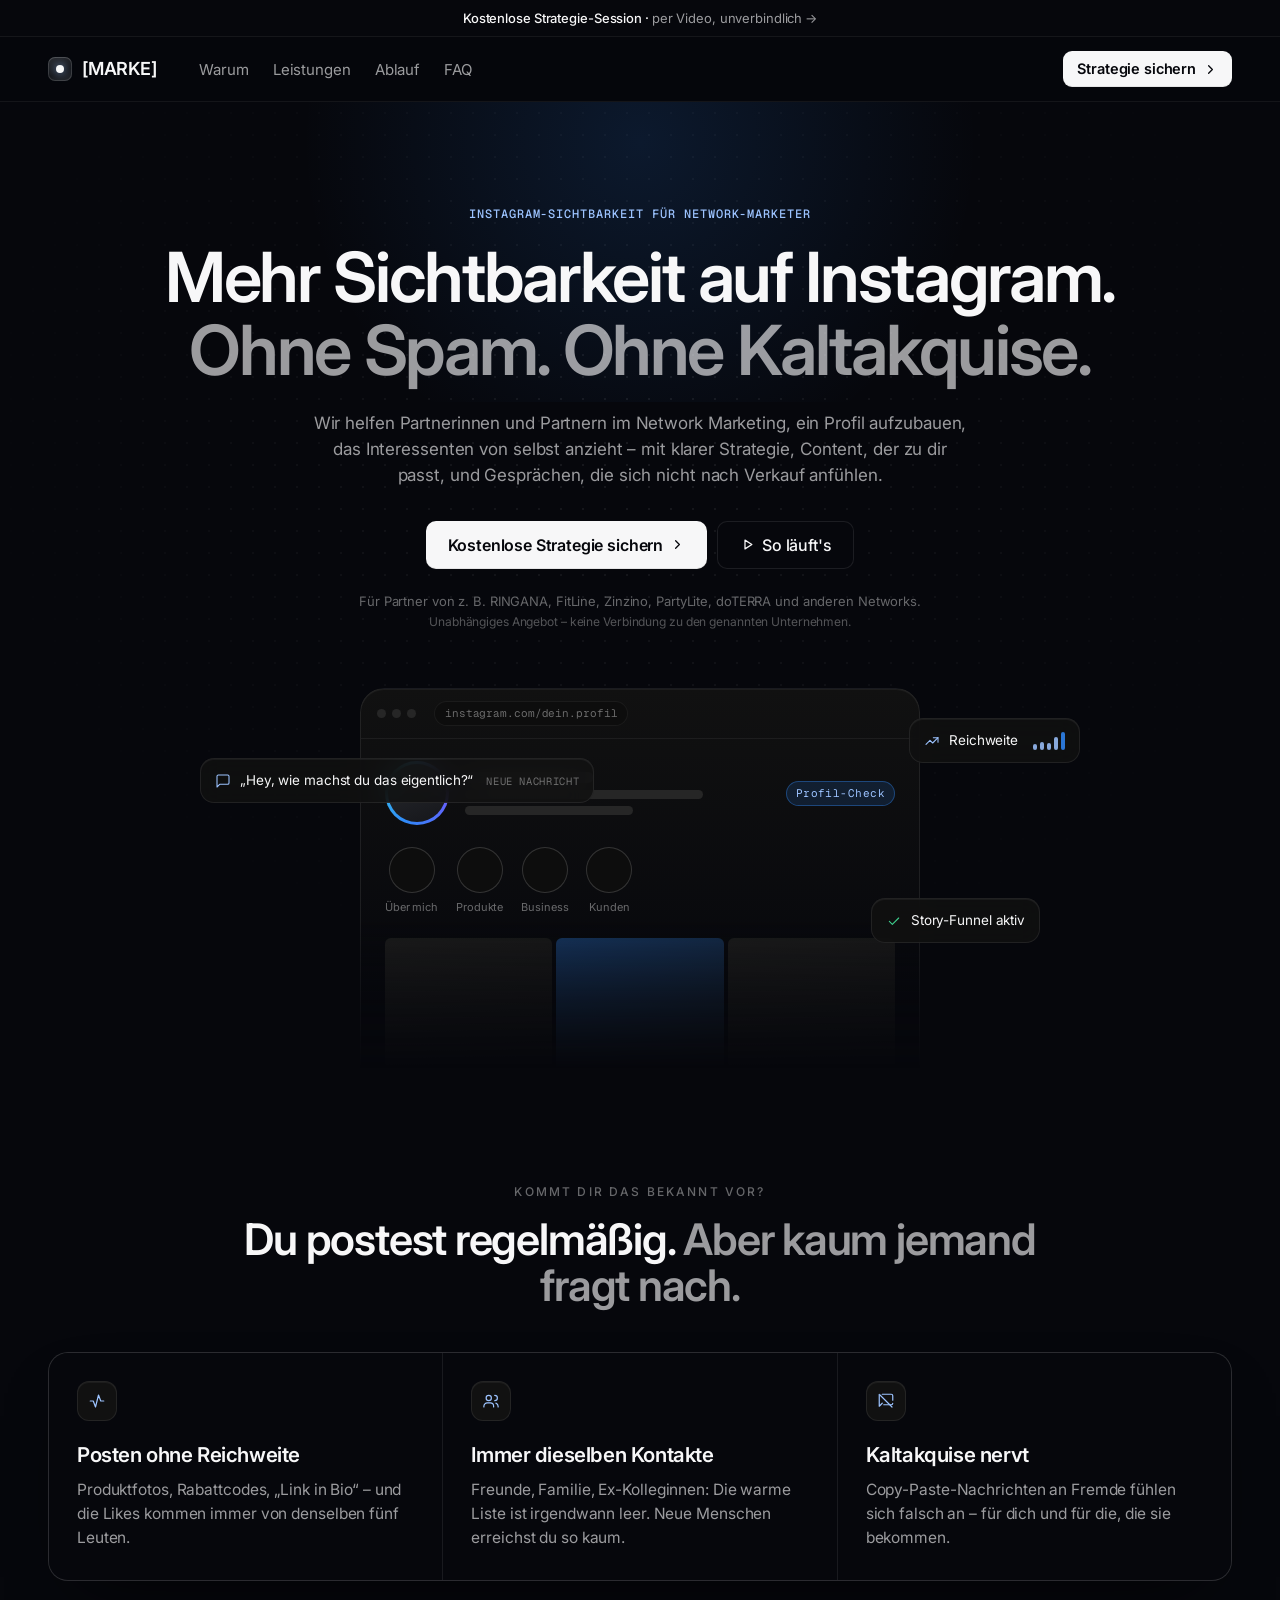
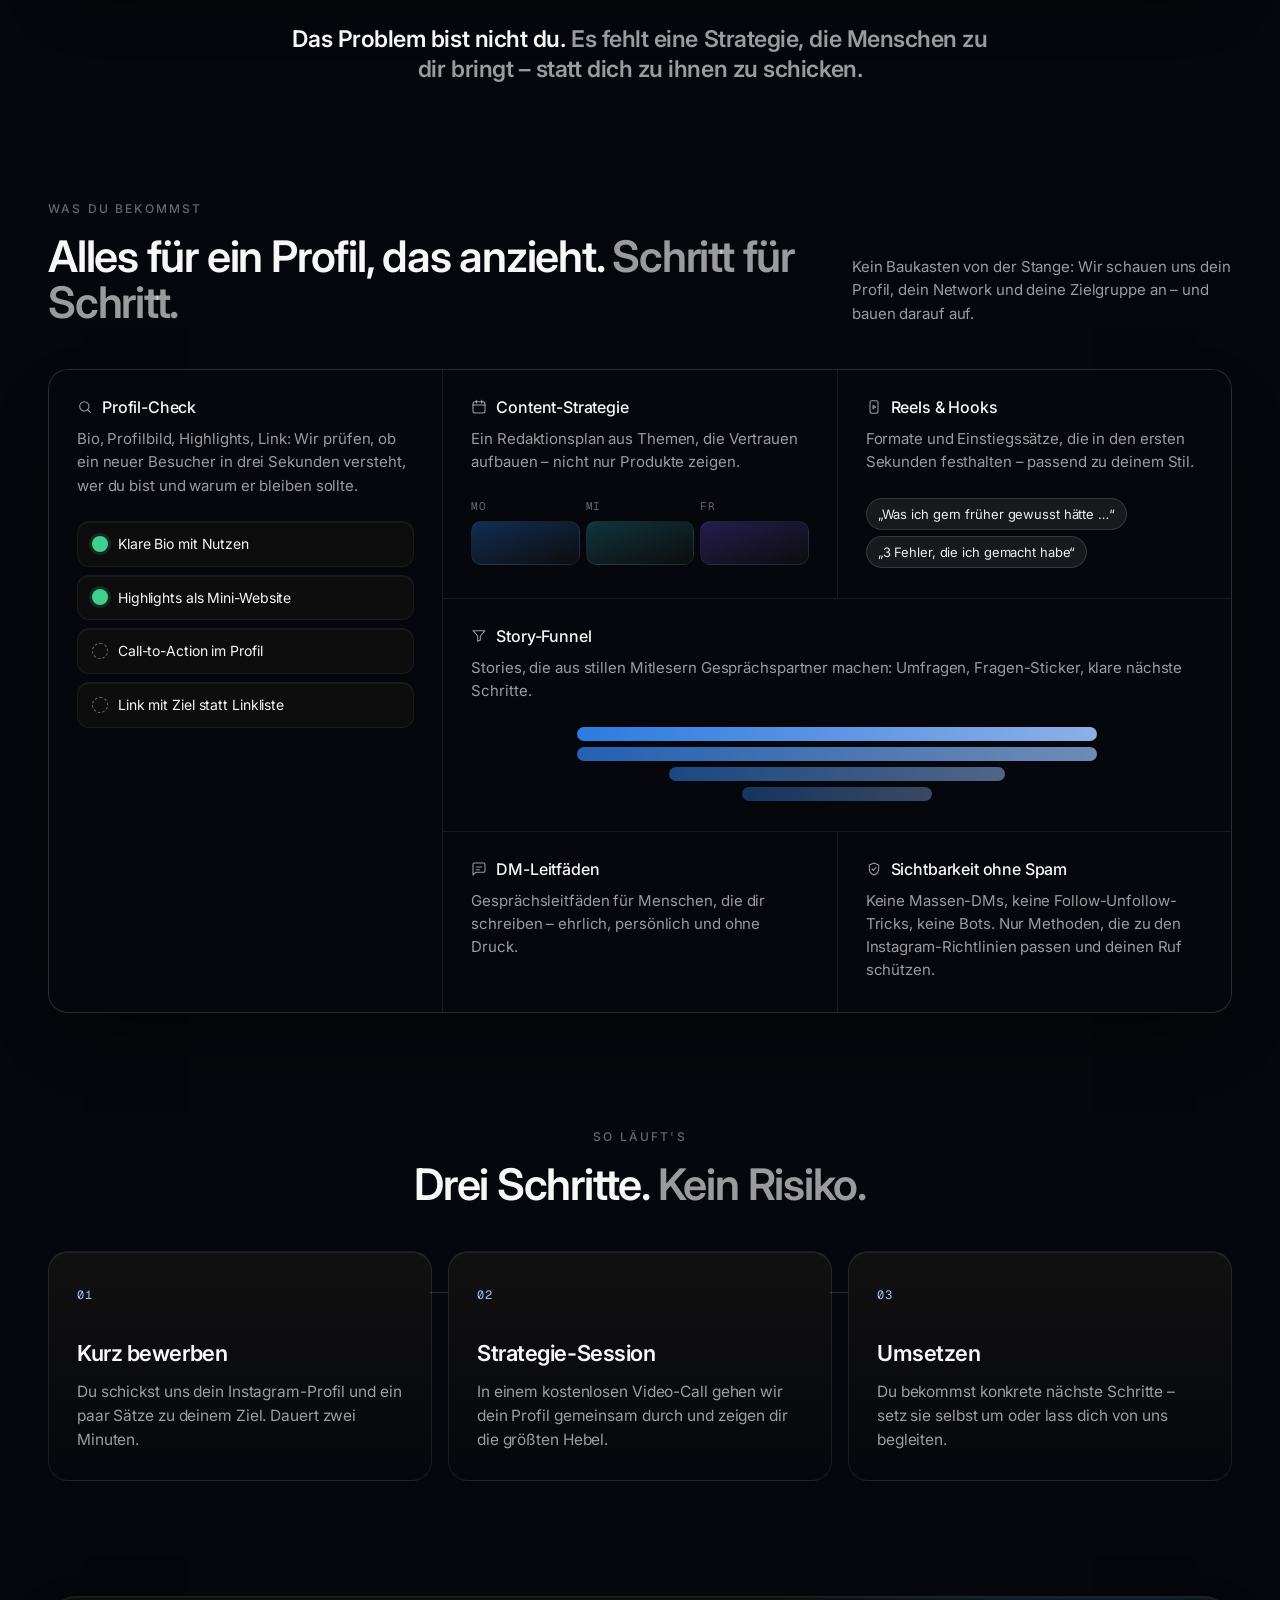
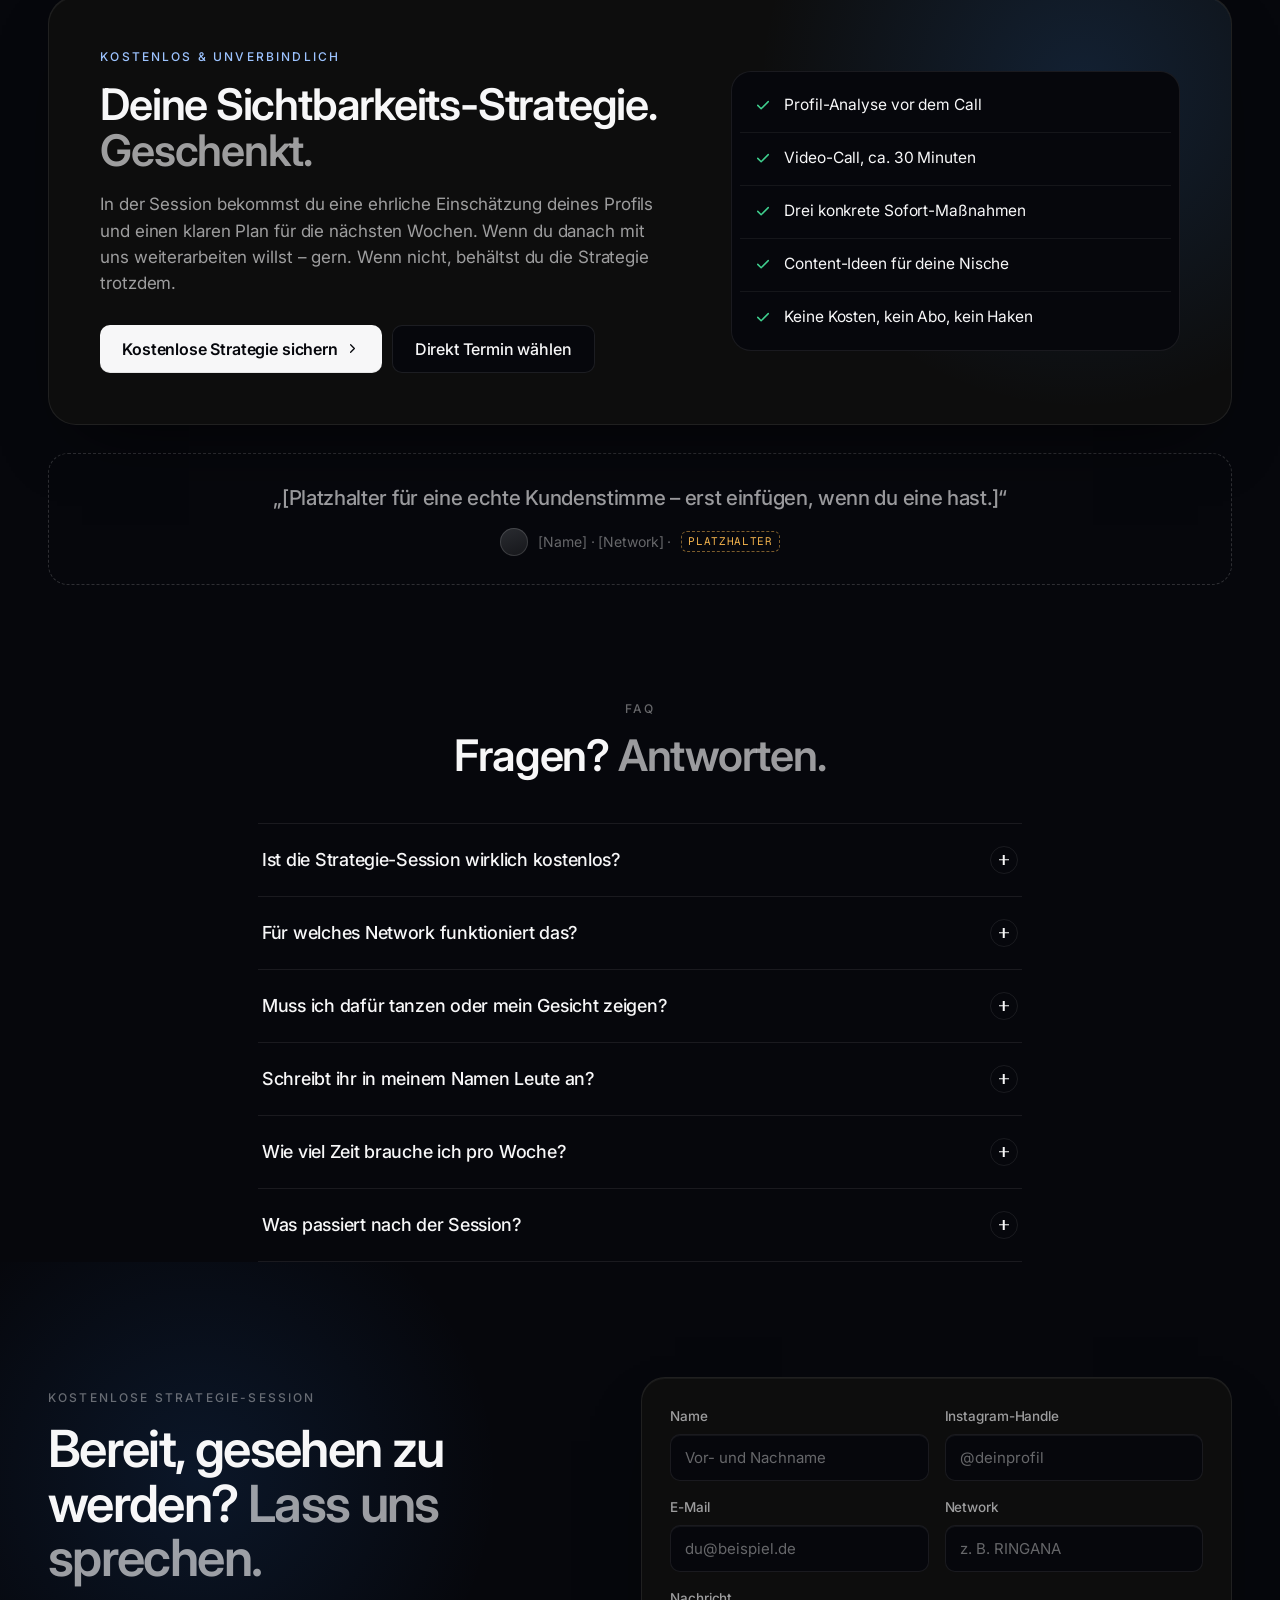
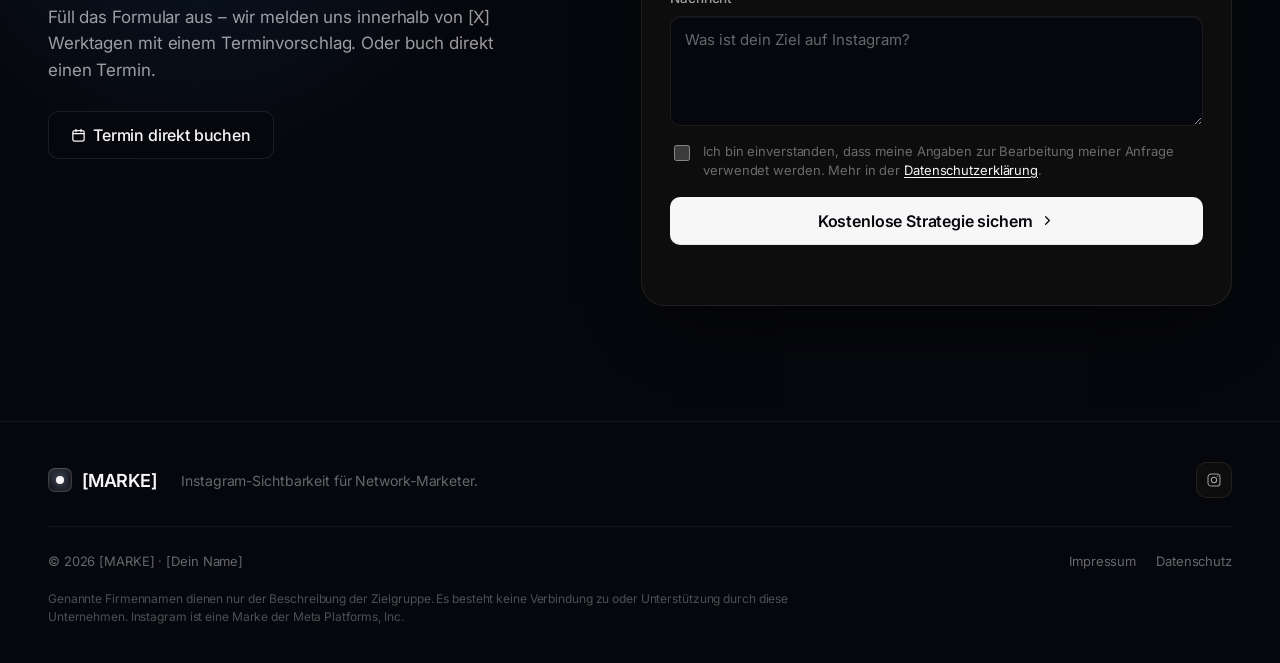
<file: index.html>
<!DOCTYPE html>
<html lang="de">
<head>
<meta charset="utf-8">
<meta name="viewport" content="width=device-width, initial-scale=1, viewport-fit=cover">
<!-- PLATZHALTER: Markenname, Beschreibung und Domain anpassen -->
<title>[MARKE] – Sichtbar auf Instagram für Network-Marketer</title>
<meta name="description" content="Wir helfen Network-Marketern, auf Instagram sichtbar zu werden – mit klarer Content-Strategie statt Spam. Sichere dir deine kostenlose Strategie-Session.">
<meta name="theme-color" content="#06070c">
<meta name="color-scheme" content="dark">
<meta property="og:title" content="[MARKE] – Sichtbar auf Instagram für Network-Marketer">
<meta property="og:description" content="Kostenlose Strategie-Session: mehr Reichweite, bessere Gespräche, kein Spam.">
<meta property="og:type" content="website">
<meta property="og:locale" content="de_DE">
<link rel="icon" href="assets/favicon.svg" type="image/svg+xml">
<link rel="preconnect" href="https://fonts.googleapis.com">
<link rel="preconnect" href="https://fonts.gstatic.com" crossorigin>
<link href="https://fonts.googleapis.com/css2?family=Inter:wght@400;500;600;700&family=Geist+Mono:wght@400;500&display=swap" rel="stylesheet">
<link rel="stylesheet" href="assets/style.css">
<script defer src="assets/main.js"></script>
</head>
<body>
<a class="skip" href="#main">Zum Inhalt springen</a>

<div class="announce" role="region" aria-label="Hinweis">
  <a href="#kontakt">Kostenlose Strategie-Session · <span>per Video, unverbindlich</span> <span aria-hidden="true">→</span></a>
</div>

<header class="nav" id="top">
  <div class="wrap nav-in">
    <a class="logo" href="#top" aria-label="[MARKE] Startseite"><i aria-hidden="true"></i><span class="ph-inline">[MARKE]</span></a>
    <nav aria-label="Hauptnavigation">
      <ul class="links" id="navlinks">
        <li><a href="#problem">Warum</a></li>
        <li><a href="#leistungen">Leistungen</a></li>
        <li><a href="#ablauf">Ablauf</a></li>
        <li><a href="#faq">FAQ</a></li>
      </ul>
    </nav>
    <a class="btn btn-sm nav-cta" href="#kontakt">Strategie sichern <svg class="i" viewBox="0 0 24 24" aria-hidden="true"><path d="m9 6 6 6-6 6"/></svg></a>
    <button class="burger" aria-expanded="false" aria-controls="navlinks" aria-label="Menü öffnen"><span></span><span></span></button>
  </div>
</header>

<main id="main">
<!-- HERO -->
<section class="hero">
  <div class="wrap">
    <p class="eyebrow reveal">Instagram-Sichtbarkeit für Network-Marketer</p>
    <h1 class="reveal">Mehr Sichtbarkeit auf Instagram.<br><span>Ohne Spam. Ohne Kaltakquise.</span></h1>
    <p class="lead reveal">Wir helfen Partnerinnen und Partnern im Network Marketing, ein Profil aufzubauen, das Interessenten von selbst anzieht – mit klarer Strategie, Content, der zu dir passt, und Gesprächen, die sich nicht nach Verkauf anfühlen.</p>
    <div class="cta reveal">
      <a class="btn" href="#kontakt">Kostenlose Strategie sichern <svg class="i" viewBox="0 0 24 24" aria-hidden="true"><path d="m9 6 6 6-6 6"/></svg></a>
      <a class="btn btn-ghost" href="#ablauf"><svg class="i" viewBox="0 0 24 24" aria-hidden="true"><path d="M8 5v14l11-7z"/></svg>So läuft's</a>
    </div>
    <p class="micro reveal">Für Partner von z. B. RINGANA, FitLine, Zinzino, PartyLite, doTERRA und anderen Networks.<br><span>Unabhängiges Angebot – keine Verbindung zu den genannten Unternehmen.</span></p>

    <div class="hero-visual reveal" aria-hidden="true">
      <div class="mock">
        <div class="mock-top"><span class="dot"></span><span class="dot"></span><span class="dot"></span><span class="mock-url">instagram.com/dein.profil</span></div>
        <div class="mock-body">
          <div class="prof">
            <div class="ava"></div>
            <div class="prof-lines"><b></b><i></i><i class="s"></i></div>
            <span class="chip chip-blue">Profil-Check</span>
          </div>
          <div class="hl">
            <span><i></i>Über mich</span><span><i></i>Produkte</span><span><i></i>Business</span><span><i></i>Kunden</span>
          </div>
          <div class="tiles"><i></i><i></i><i></i><i></i><i></i><i></i></div>
        </div>
      </div>
      <div class="float f1"><svg class="i" viewBox="0 0 24 24"><path d="M21 15a2 2 0 0 1-2 2H7l-4 4V5a2 2 0 0 1 2-2h14a2 2 0 0 1 2 2z"/></svg>„Hey, wie machst du das eigentlich?“<span>Neue Nachricht</span></div>
      <div class="float f2"><svg class="i" viewBox="0 0 24 24"><path d="M3 17l6-6 4 4 8-8"/><path d="M14 7h7v7"/></svg>Reichweite<span class="bars"><i></i><i></i><i></i><i></i><i></i></span></div>
      <div class="float f3"><svg class="i" viewBox="0 0 24 24"><path d="M5 12.5l4.5 4.5L19 7.5"/></svg>Story-Funnel aktiv</div>
    </div>
  </div>
</section>

<!-- PROBLEM -->
<section class="sec" id="problem">
  <div class="wrap">
    <div class="sh reveal">
      <p class="label">Kommt dir das bekannt vor?</p>
      <h2>Du postest regelmäßig. <span>Aber kaum jemand fragt nach.</span></h2>
    </div>
    <div class="bento b3">
      <article class="cell reveal">
        <div class="cell-ic"><svg class="i" viewBox="0 0 24 24"><path d="M3 12h4l3 8 4-16 3 8h4"/></svg></div>
        <h3>Posten ohne Reichweite</h3>
        <p>Produktfotos, Rabattcodes, „Link in Bio“ – und die Likes kommen immer von denselben fünf Leuten.</p>
      </article>
      <article class="cell reveal">
        <div class="cell-ic"><svg class="i" viewBox="0 0 24 24"><circle cx="9" cy="8" r="3.5"/><path d="M2.5 20v-1A4.5 4.5 0 0 1 7 14.5h4a4.5 4.5 0 0 1 4.5 4.5v1"/><path d="M17 4.5a3.5 3.5 0 0 1 0 7M21.5 20v-1a4.5 4.5 0 0 0-3-4.2"/></svg></div>
        <h3>Immer dieselben Kontakte</h3>
        <p>Freunde, Familie, Ex-Kolleginnen: Die warme Liste ist irgendwann leer. Neue Menschen erreichst du so kaum.</p>
      </article>
      <article class="cell reveal">
        <div class="cell-ic"><svg class="i" viewBox="0 0 24 24"><path d="M4 4l16 16"/><path d="M21 15a2 2 0 0 1-2 2H9M3 3v16l4-4"/><path d="M7 3h12a2 2 0 0 1 2 2v6"/></svg></div>
        <h3>Kaltakquise nervt</h3>
        <p>Copy-Paste-Nachrichten an Fremde fühlen sich falsch an – für dich und für die, die sie bekommen.</p>
      </article>
    </div>
    <p class="bridge reveal">Das Problem bist nicht du. <span>Es fehlt eine Strategie, die Menschen zu dir bringt – statt dich zu ihnen zu schicken.</span></p>
  </div>
</section>

<!-- LEISTUNGEN -->
<section class="sec" id="leistungen">
  <div class="wrap">
    <div class="sh sh-row reveal">
      <div>
        <p class="label">Was du bekommst</p>
        <h2>Alles für ein Profil, das anzieht. <span>Schritt für Schritt.</span></h2>
      </div>
      <p class="sh-side">Kein Baukasten von der Stange: Wir schauen uns dein Profil, dein Network und deine Zielgruppe an – und bauen darauf auf.</p>
    </div>
    <div class="bento b-feat">
      <article class="cell feat-a reveal">
        <header class="cell-h"><svg class="i" viewBox="0 0 24 24"><circle cx="11" cy="11" r="7"/><path d="m20 20-3.5-3.5"/></svg><h3>Profil-Check</h3></header>
        <p>Bio, Profilbild, Highlights, Link: Wir prüfen, ob ein neuer Besucher in drei Sekunden versteht, wer du bist und warum er bleiben sollte.</p>
        <div class="viz viz-check" aria-hidden="true">
          <div><span class="ok"></span>Klare Bio mit Nutzen</div>
          <div><span class="ok"></span>Highlights als Mini-Website</div>
          <div><span class="todo"></span>Call-to-Action im Profil</div>
          <div><span class="todo"></span>Link mit Ziel statt Linkliste</div>
        </div>
      </article>
      <article class="cell feat-b reveal">
        <header class="cell-h"><svg class="i" viewBox="0 0 24 24"><rect x="3" y="4" width="18" height="17" rx="3"/><path d="M3 9h18M8 2v4M16 2v4"/></svg><h3>Content-Strategie</h3></header>
        <p>Ein Redaktionsplan aus Themen, die Vertrauen aufbauen – nicht nur Produkte zeigen.</p>
        <div class="viz viz-plan" aria-hidden="true"><span>Mo</span><span>Mi</span><span>Fr</span><i class="p1"></i><i class="p2"></i><i class="p3"></i></div>
      </article>
      <article class="cell feat-c reveal">
        <header class="cell-h"><svg class="i" viewBox="0 0 24 24"><rect x="6" y="2.5" width="12" height="19" rx="3"/><path d="m10.5 9.5 4 2.5-4 2.5z"/></svg><h3>Reels &amp; Hooks</h3></header>
        <p>Formate und Einstiegssätze, die in den ersten Sekunden festhalten – passend zu deinem Stil.</p>
        <div class="viz viz-hooks" aria-hidden="true"><span>„Was ich gern früher gewusst hätte …“</span><span>„3 Fehler, die ich gemacht habe“</span></div>
      </article>
      <article class="cell feat-d reveal">
        <header class="cell-h"><svg class="i" viewBox="0 0 24 24"><path d="M3 4h18l-7 8v6l-4 2v-8z"/></svg><h3>Story-Funnel</h3></header>
        <p>Stories, die aus stillen Mitlesern Gesprächspartner machen: Umfragen, Fragen-Sticker, klare nächste Schritte.</p>
        <div class="viz viz-funnel" aria-hidden="true"><i style="--w:100%"></i><i style="--w:72%"></i><i style="--w:46%"></i><i style="--w:26%"></i></div>
      </article>
      <article class="cell feat-e reveal">
        <header class="cell-h"><svg class="i" viewBox="0 0 24 24"><path d="M21 15a2 2 0 0 1-2 2H7l-4 4V5a2 2 0 0 1 2-2h14a2 2 0 0 1 2 2z"/><path d="M8 9h8M8 13h5"/></svg><h3>DM-Leitfäden</h3></header>
        <p>Gesprächsleitfäden für Menschen, die dir schreiben – ehrlich, persönlich und ohne Druck.</p>
      </article>
      <article class="cell feat-f reveal">
        <header class="cell-h"><svg class="i" viewBox="0 0 24 24"><path d="M12 3l7 3v6c0 4.5-3 7.5-7 9-4-1.5-7-4.5-7-9V6z"/><path d="m9 12 2 2 4-4"/></svg><h3>Sichtbarkeit ohne Spam</h3></header>
        <p>Keine Massen-DMs, keine Follow-Unfollow-Tricks, keine Bots. Nur Methoden, die zu den Instagram-Richtlinien passen und deinen Ruf schützen.</p>
      </article>
    </div>
  </div>
</section>

<!-- ABLAUF -->
<section class="sec" id="ablauf">
  <div class="wrap">
    <div class="sh reveal">
      <p class="label">So läuft's</p>
      <h2>Drei Schritte. <span>Kein Risiko.</span></h2>
    </div>
    <ol class="steps">
      <li class="step reveal"><span class="num">01</span><h3>Kurz bewerben</h3><p>Du schickst uns dein Instagram-Profil und ein paar Sätze zu deinem Ziel. Dauert zwei Minuten.</p></li>
      <li class="step reveal"><span class="num">02</span><h3>Strategie-Session</h3><p>In einem kostenlosen Video-Call gehen wir dein Profil gemeinsam durch und zeigen dir die größten Hebel.</p></li>
      <li class="step reveal"><span class="num">03</span><h3>Umsetzen</h3><p>Du bekommst konkrete nächste Schritte – setz sie selbst um oder lass dich von uns begleiten.</p></li>
    </ol>
  </div>
</section>

<!-- ANGEBOT -->
<section class="sec" id="angebot">
  <div class="wrap">
    <div class="offer reveal">
      <div class="offer-copy">
        <p class="label label-blue">Kostenlos &amp; unverbindlich</p>
        <h2>Deine Sichtbarkeits-Strategie. <span>Geschenkt.</span></h2>
        <p>In der Session bekommst du eine ehrliche Einschätzung deines Profils und einen klaren Plan für die nächsten Wochen. Wenn du danach mit uns weiterarbeiten willst – gern. Wenn nicht, behältst du die Strategie trotzdem.</p>
        <div class="cta cta-left">
          <a class="btn" href="#kontakt">Kostenlose Strategie sichern <svg class="i" viewBox="0 0 24 24" aria-hidden="true"><path d="m9 6 6 6-6 6"/></svg></a>
          <!-- PLATZHALTER: Buchungslink (z. B. Calendly) eintragen -->
          <a class="btn btn-ghost" href="#kontakt" data-placeholder="[Calendly-Link]">Direkt Termin wählen</a>
        </div>
      </div>
      <ul class="offer-list">
        <li><svg class="i" viewBox="0 0 24 24"><path d="M5 12.5l4.5 4.5L19 7.5"/></svg>Profil-Analyse vor dem Call</li>
        <li><svg class="i" viewBox="0 0 24 24"><path d="M5 12.5l4.5 4.5L19 7.5"/></svg>Video-Call, ca. 30 Minuten</li>
        <li><svg class="i" viewBox="0 0 24 24"><path d="M5 12.5l4.5 4.5L19 7.5"/></svg>Drei konkrete Sofort-Maßnahmen</li>
        <li><svg class="i" viewBox="0 0 24 24"><path d="M5 12.5l4.5 4.5L19 7.5"/></svg>Content-Ideen für deine Nische</li>
        <li><svg class="i" viewBox="0 0 24 24"><path d="M5 12.5l4.5 4.5L19 7.5"/></svg>Keine Kosten, kein Abo, kein Haken</li>
      </ul>
    </div>

    <!-- PLATZHALTER: Nur echte Stimmen mit Einverständnis verwenden – sonst Block entfernen -->
    <figure class="quote reveal">
      <blockquote>„[Platzhalter für eine echte Kundenstimme – erst einfügen, wenn du eine hast.]“</blockquote>
      <figcaption><span class="qa" aria-hidden="true"></span>[Name] · [Network] · <span class="ph-tag">Platzhalter</span></figcaption>
    </figure>
  </div>
</section>

<!-- FAQ -->
<section class="sec" id="faq">
  <div class="wrap faq-wrap">
    <div class="sh reveal">
      <p class="label">FAQ</p>
      <h2>Fragen? <span>Antworten.</span></h2>
    </div>
    <div class="faq">
      <details class="reveal"><summary>Ist die Strategie-Session wirklich kostenlos?<i aria-hidden="true"></i></summary><p>Ja. Du zahlst nichts und gehst keine Verpflichtung ein. Wenn es danach passt, stellen wir dir unsere Begleitung vor – entscheiden musst du nichts.</p></details>
      <details class="reveal"><summary>Für welches Network funktioniert das?<i aria-hidden="true"></i></summary><p>Für alle, bei denen du über Instagram Kunden oder Teampartner gewinnen möchtest – egal ob Naturkosmetik, Nahrungsergänzung, Wohnaccessoires oder ätherische Öle.</p></details>
      <details class="reveal"><summary>Muss ich dafür tanzen oder mein Gesicht zeigen?<i aria-hidden="true"></i></summary><p>Nein. Wir finden Formate, die zu dir passen. Persönlichkeit hilft – aber es gibt viele Wege, sie zu zeigen.</p></details>
      <details class="reveal"><summary>Schreibt ihr in meinem Namen Leute an?<i aria-hidden="true"></i></summary><p>Nein. Wir automatisieren keine Nachrichten und nutzen keine Bots. Du bekommst Leitfäden und Strategien – die Gespräche führst du selbst.</p></details>
      <details class="reveal"><summary>Wie viel Zeit brauche ich pro Woche?<i aria-hidden="true"></i></summary><p>Das hängt von deinem Ziel ab. In der Session planen wir realistisch mit der Zeit, die du wirklich hast.</p></details>
      <details class="reveal"><summary>Was passiert nach der Session?<i aria-hidden="true"></i></summary><p>Du hast einen Plan, mit dem du sofort loslegen kannst. Wenn du Unterstützung bei der Umsetzung möchtest, besprechen wir die Möglichkeiten – ganz ohne Druck.</p></details>
    </div>
  </div>
</section>

<!-- KONTAKT / FINAL CTA -->
<section class="sec final" id="kontakt">
  <div class="wrap">
    <div class="final-grid">
      <div class="final-copy reveal">
        <p class="label">Kostenlose Strategie-Session</p>
        <h2>Bereit, gesehen zu werden? <span>Lass uns sprechen.</span></h2>
        <p>Füll das Formular aus – wir melden uns innerhalb von [X] Werktagen mit einem Terminvorschlag. Oder buch direkt einen Termin.</p>
        <!-- PLATZHALTER: Buchungslink -->
        <a class="btn btn-ghost" href="#" data-placeholder="[Calendly-Link]" id="bookLink"><svg class="i" viewBox="0 0 24 24" aria-hidden="true"><rect x="3" y="4" width="18" height="17" rx="3"/><path d="M3 9h18M8 2v4M16 2v4"/></svg>Termin direkt buchen</a>
      </div>
      <!-- Formular: ohne Backend per E-Mail (mailto). Für Formspree: data-endpoint="https://formspree.io/f/DEINE-ID" setzen. -->
      <form class="form reveal" id="leadForm" novalidate data-endpoint="" data-mailto="[deine@email.de]">
        <div class="row2">
          <label>Name<input name="name" autocomplete="name" required placeholder="Vor- und Nachname"></label>
          <label>Instagram-Handle<input name="instagram" required placeholder="@deinprofil" pattern="@?[A-Za-z0-9._]{1,30}"></label>
        </div>
        <div class="row2">
          <label>E-Mail<input name="email" type="email" autocomplete="email" required placeholder="du@beispiel.de"></label>
          <label>Network<input name="network" list="networks" placeholder="z. B. RINGANA"></label>
        </div>
        <datalist id="networks"><option value="RINGANA"><option value="PM-International / FitLine"><option value="Zinzino"><option value="PartyLite"><option value="doTERRA"><option value="LR Health &amp; Beauty"><option value="Herbalife"><option value="Juice Plus+"><option value="Anderes"></datalist>
        <label>Nachricht<textarea name="message" rows="4" placeholder="Was ist dein Ziel auf Instagram?"></textarea></label>
        <label class="consent"><input type="checkbox" name="consent" required><span>Ich bin einverstanden, dass meine Angaben zur Bearbeitung meiner Anfrage verwendet werden. Mehr in der <a href="datenschutz.html">Datenschutzerklärung</a>.</span></label>
        <button class="btn btn-full" type="submit">Kostenlose Strategie sichern <svg class="i" viewBox="0 0 24 24" aria-hidden="true"><path d="m9 6 6 6-6 6"/></svg></button>
        <p class="form-status" role="status" aria-live="polite"></p>
      </form>
    </div>
  </div>
</section>
</main>

<footer class="foot">
  <div class="wrap">
    <div class="foot-top">
      <a class="logo" href="#top"><i aria-hidden="true"></i><span class="ph-inline">[MARKE]</span></a>
      <p>Instagram-Sichtbarkeit für Network-Marketer.</p>
      <!-- PLATZHALTER: eigenes Instagram-Profil -->
      <a class="soc" href="#" data-placeholder="[Instagram-Link]" aria-label="Instagram"><svg class="i" viewBox="0 0 24 24"><rect x="3" y="3" width="18" height="18" rx="5"/><circle cx="12" cy="12" r="4"/><path d="M17.5 6.5h.01"/></svg></a>
    </div>
    <div class="foot-bot">
      <span>© <span id="year">2026</span> <span class="ph-inline">[MARKE] · [Dein Name]</span></span>
      <span class="legal"><a href="impressum.html">Impressum</a><a href="datenschutz.html">Datenschutz</a></span>
    </div>
    <p class="disclaimer">Genannte Firmennamen dienen nur der Beschreibung der Zielgruppe. Es besteht keine Verbindung zu oder Unterstützung durch diese Unternehmen. Instagram ist eine Marke der Meta Platforms, Inc.</p>
  </div>
</footer>
</body>
</html>
</file>
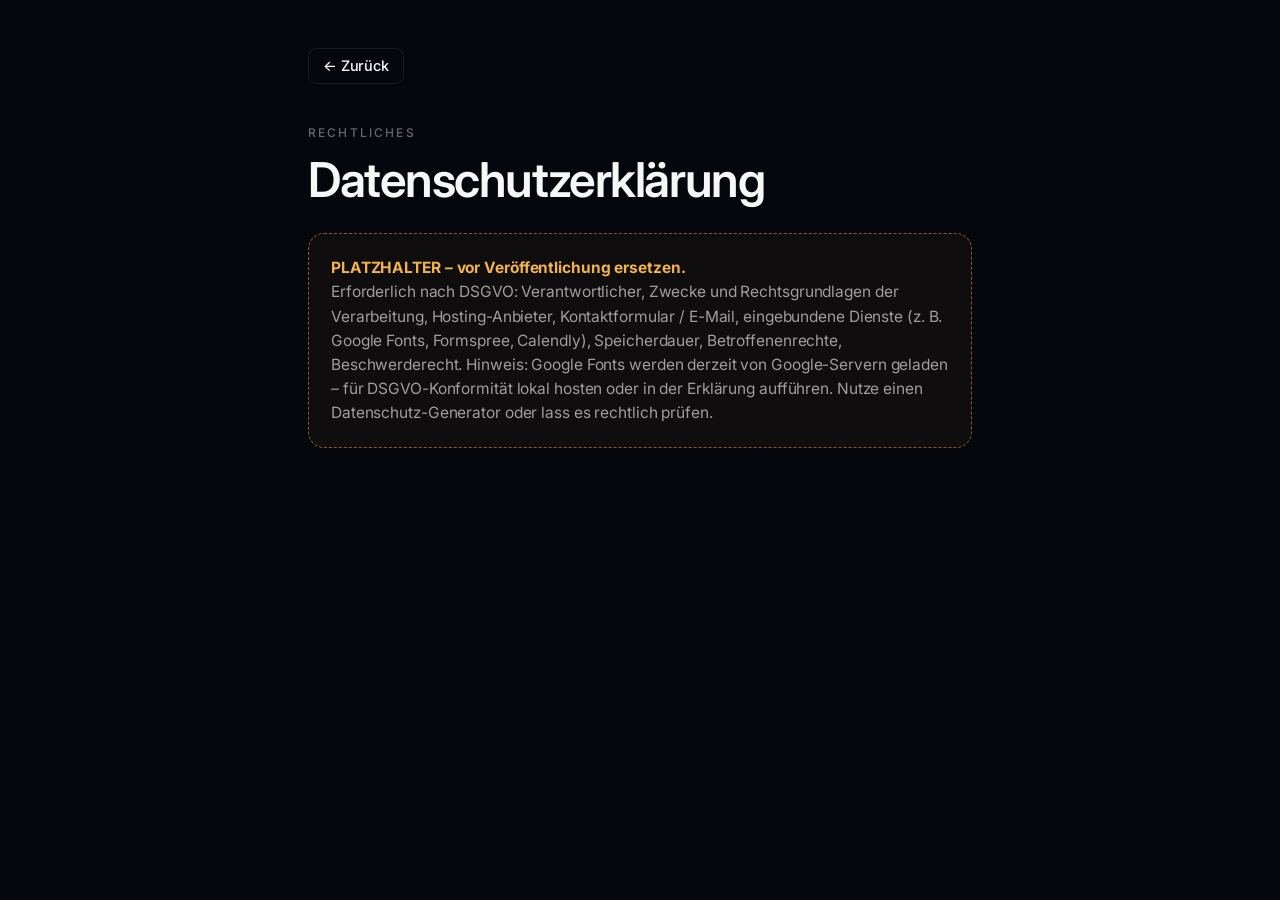
<file: datenschutz.html>
<!DOCTYPE html>
<html lang="de"><head><meta charset="utf-8"><meta name="viewport" content="width=device-width, initial-scale=1"><meta name="robots" content="noindex">
<title>Datenschutzerklärung – [MARKE]</title><link rel="icon" href="assets/favicon.svg" type="image/svg+xml">
<link href="https://fonts.googleapis.com/css2?family=Inter:wght@400;500;600&family=Geist+Mono:wght@400;500&display=swap" rel="stylesheet"><link rel="stylesheet" href="assets/style.css"></head>
<body class="legal-page"><main class="wrap legal-wrap">
<a class="btn btn-ghost btn-sm" href="index.html">← Zurück</a>
<p class="label" style="margin-top:40px">Rechtliches</p>
<h1>Datenschutzerklärung</h1>
<div class="ph-box"><b>PLATZHALTER – vor Veröffentlichung ersetzen.</b><br>
Erforderlich nach DSGVO: Verantwortlicher, Zwecke und Rechtsgrundlagen der Verarbeitung, Hosting-Anbieter, Kontaktformular / E-Mail, eingebundene Dienste (z. B. Google Fonts, Formspree, Calendly), Speicherdauer, Betroffenenrechte, Beschwerderecht. Hinweis: Google Fonts werden derzeit von Google-Servern geladen – für DSGVO-Konformität lokal hosten oder in der Erklärung aufführen. Nutze einen Datenschutz-Generator oder lass es rechtlich prüfen.
</div>
</main></body></html>
</file>
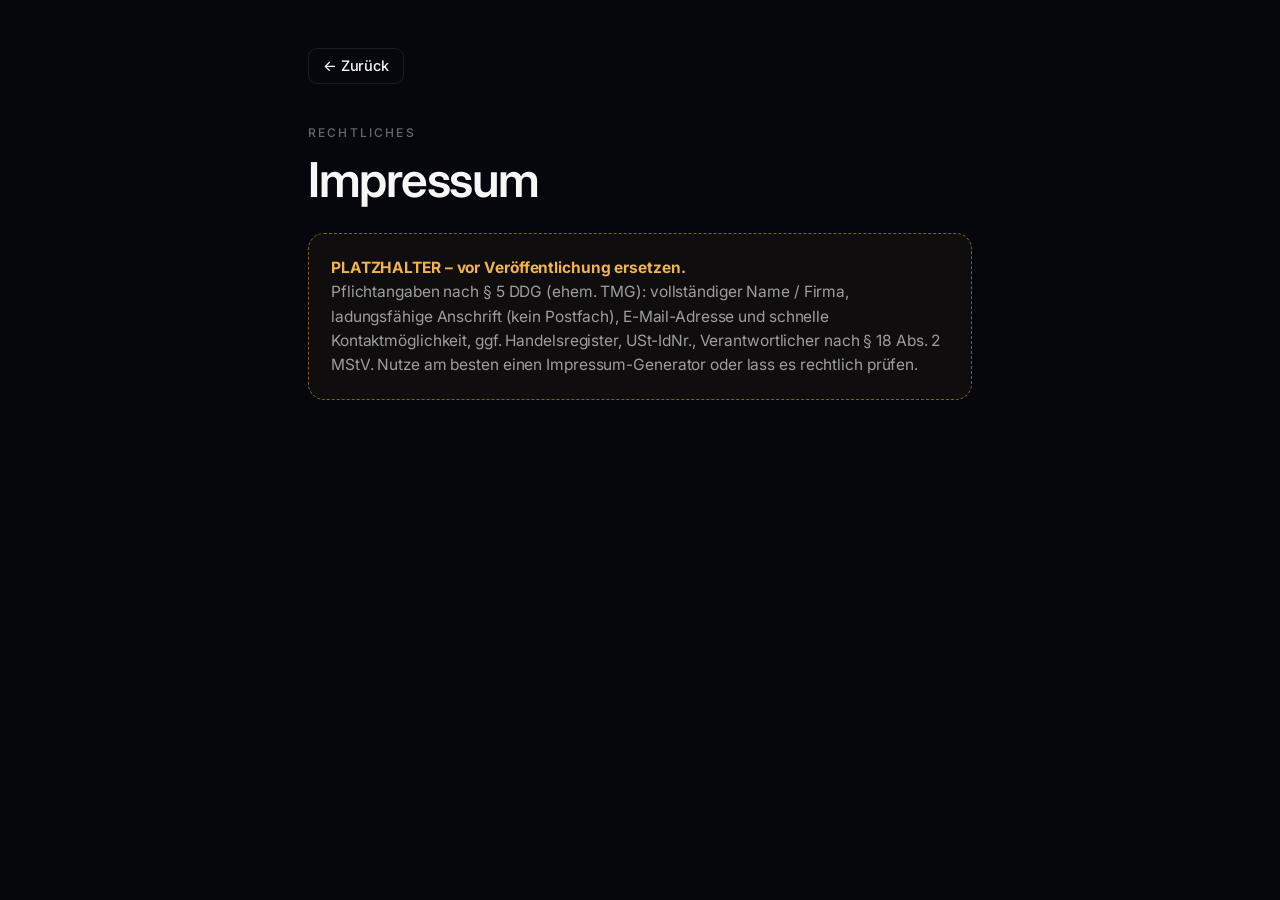
<file: impressum.html>
<!DOCTYPE html>
<html lang="de"><head><meta charset="utf-8"><meta name="viewport" content="width=device-width, initial-scale=1"><meta name="robots" content="noindex">
<title>Impressum – [MARKE]</title><link rel="icon" href="assets/favicon.svg" type="image/svg+xml">
<link href="https://fonts.googleapis.com/css2?family=Inter:wght@400;500;600&family=Geist+Mono:wght@400;500&display=swap" rel="stylesheet"><link rel="stylesheet" href="assets/style.css"></head>
<body class="legal-page"><main class="wrap legal-wrap">
<a class="btn btn-ghost btn-sm" href="index.html">← Zurück</a>
<p class="label" style="margin-top:40px">Rechtliches</p>
<h1>Impressum</h1>
<div class="ph-box"><b>PLATZHALTER – vor Veröffentlichung ersetzen.</b><br>
Pflichtangaben nach § 5 DDG (ehem. TMG): vollständiger Name / Firma, ladungsfähige Anschrift (kein Postfach), E-Mail-Adresse und schnelle Kontaktmöglichkeit, ggf. Handelsregister, USt-IdNr., Verantwortlicher nach § 18 Abs. 2 MStV. Nutze am besten einen Impressum-Generator oder lass es rechtlich prüfen.
</div>
</main></body></html>
</file>
<file: assets/style.css>
/* Design-Tokens (dunkel, premium SaaS-Stil) */
:root{
  --ink:#06070c;--s1:#0d0d0d;--s2:#111111;--s3:#161616;--s4:#1c1c1c;--s5:#262626;
  --line:rgba(255,255,255,.08);--line-soft:rgba(255,255,255,.06);--line-strong:rgba(255,255,255,.16);
  --fg:#f7f7f8;--fg2:rgba(247,247,248,.62);--fg3:rgba(247,247,248,.4);
  --blue:#3088f8;--blue-h:#4395ff;--blue-soft:rgba(48,136,248,.14);--frost:#9cc3ff;--cyan:#38d6e9;--violet:#7357ff;--aqua:#58e2cd;--coral:#ff735a;--lime:#a7f36b;
  --green:#3fcf8e;--amber:#f2b24c;--red:#ff6b5a;
  --sans:'Inter Variable','Inter',-apple-system,BlinkMacSystemFont,'SF Pro Display','Segoe UI',sans-serif;
  --mono:'Geist Mono','Geist Mono Variable',ui-monospace,'SF Mono',Menlo,monospace;
  --ease:cubic-bezier(.16,1,.3,1);--hl:inset 0 1px 0 rgba(255,255,255,.05);--shadow:0 30px 70px -34px rgba(0,0,0,.85);
  --r:20px;--r-xl:24px;--r-2xl:28px;--container:1320px;--gutter:clamp(16px,4vw,48px);--section-y:clamp(72px,9vw,140px);
}
*{box-sizing:border-box}
html{background:var(--ink);color-scheme:dark;scroll-behavior:smooth;scroll-padding-top:88px}
body{margin:0;overflow-x:clip;background:var(--ink);color:var(--fg);font-family:var(--sans);font-size:17px;line-height:1.55;letter-spacing:-.006em;-webkit-font-smoothing:antialiased;text-rendering:optimizeLegibility;min-width:320px}
a{color:inherit;text-decoration:none}
img,svg{display:block}
h1,h2,h3{margin:0;font-weight:600}
p{margin:0}
.wrap{max-width:var(--container);margin:0 auto;padding:0 var(--gutter)}
svg.i{width:16px;height:16px;fill:none;stroke:currentColor;stroke-width:1.6;stroke-linecap:round;stroke-linejoin:round;flex:none}
:focus-visible{outline:none;box-shadow:0 0 0 2px var(--ink),0 0 0 4px var(--blue);border-radius:10px}
.skip{position:absolute;left:12px;top:-60px;z-index:100;background:var(--fg);color:var(--ink);padding:8px 14px;border-radius:10px;font-size:14px;font-weight:500}
.skip:focus{top:12px}
.ph-inline{}
.ph-tag{font-family:var(--mono);font-size:11px;letter-spacing:.06em;text-transform:uppercase;color:var(--amber);border:1px dashed rgba(242,178,76,.5);padding:1px 6px;border-radius:6px}

/* Announcement */
.announce{border-bottom:1px solid var(--line-soft);text-align:center;font-size:13px;padding:8px 16px}
.announce a{color:var(--fg);font-weight:500;transition:opacity .16s}
.announce a span{color:var(--fg2);font-weight:400}
.announce a:hover{opacity:.8}

/* Nav */
.nav{position:sticky;top:0;z-index:50;background:rgba(6,7,12,.9);-webkit-backdrop-filter:saturate(160%) blur(16px);backdrop-filter:saturate(160%) blur(16px);border-bottom:1px solid var(--line-soft)}
.nav-in{height:64px;display:flex;align-items:center;gap:32px}
.logo{display:flex;align-items:center;gap:10px;font-weight:600;font-size:18px;letter-spacing:-.03em}
.logo i{width:24px;height:24px;border-radius:7px;background:linear-gradient(160deg,#2a2c31,#15161a 60%,#24262b);box-shadow:inset 0 0 0 1px rgba(255,255,255,.14),var(--hl);display:grid;place-items:center}
.logo i::after{content:"";width:8px;height:8px;border-radius:50%;background:var(--fg);box-shadow:0 0 10px rgba(156,195,255,.8)}
.links{display:flex;gap:4px;list-style:none;margin:0;padding:0}
nav{flex:1}
.links a{display:block;color:var(--fg2);font-size:15px;padding:6px 10px;border-radius:8px;transition:color .16s,background .16s}
.links a:hover{color:var(--fg);background:rgba(255,255,255,.05)}
.burger{display:none;width:40px;height:40px;border:1px solid var(--line);border-radius:10px;background:var(--s1);cursor:pointer;flex-direction:column;align-items:center;justify-content:center;gap:5px}
.burger span{width:16px;height:1.5px;background:var(--fg);transition:transform .3s var(--ease)}
.burger[aria-expanded=true] span:first-child{transform:translateY(3.25px) rotate(45deg)}
.burger[aria-expanded=true] span:last-child{transform:translateY(-3.25px) rotate(-45deg)}

/* Buttons */
.btn{display:inline-flex;align-items:center;justify-content:center;gap:7px;height:48px;padding:0 22px;border-radius:10px;border:0;background:var(--fg);color:var(--ink);font:600 16px/1 var(--sans);letter-spacing:-.01em;cursor:pointer;box-shadow:inset 0 -1px 0 rgba(0,0,0,.08);transition:transform .16s var(--ease),background .16s,border-color .16s;white-space:nowrap}
.btn:hover{background:#fff;transform:translateY(-1px)}
.btn:active{transform:scale(.98)}
.btn svg{width:15px;height:15px;stroke-width:2;transition:transform .3s var(--ease)}
.btn:hover svg{transform:translateX(2px)}
.btn-ghost{background:var(--ink);color:var(--fg);border:1px solid rgba(255,255,255,.09);font-weight:500;box-shadow:none}
.btn-ghost:hover{background:var(--s2);border-color:var(--line-strong)}
.btn-ghost:hover svg{transform:none}
.btn-sm{height:36px;padding:0 14px;font-size:14.5px;border-radius:9px}
.btn-full{width:100%}

/* Typo helpers */
.eyebrow,.label{font-size:12px;font-weight:500;letter-spacing:.18em;text-transform:uppercase;color:var(--fg3)}
.eyebrow{font-family:var(--mono);letter-spacing:.08em;color:var(--frost)}
.label-blue{color:var(--frost)}
h1,h2{letter-spacing:-.032em;line-height:1.06}
h1 span,h2 span{color:var(--fg2)}

/* Hero */
.hero{position:relative;padding:clamp(64px,8vw,112px) 0 0;text-align:center;overflow:hidden}
.hero::before{content:"";position:absolute;inset:0;background:radial-gradient(circle,rgba(255,255,255,.075) .9px,transparent 1.3px) 0 0/22px 22px;-webkit-mask-image:radial-gradient(55% 60% at 50% 35%,#000,transparent);mask-image:radial-gradient(55% 60% at 50% 35%,#000,transparent);pointer-events:none}
.hero::after{content:"";position:absolute;left:50%;top:-220px;width:900px;height:520px;transform:translateX(-50%);background:radial-gradient(circle,rgba(48,136,248,.14),transparent 65%);pointer-events:none}
.hero .wrap{position:relative;z-index:1}
.hero h1{margin-top:18px;font-size:clamp(2.6rem,5.4vw,4.75rem);letter-spacing:-.034em}
.lead{margin:22px auto 0;max-width:660px;color:var(--fg2);font-size:clamp(1.0625rem,1.25vw,1.1875rem)}
.cta{display:flex;gap:10px;justify-content:center;flex-wrap:wrap;margin-top:32px}
.cta-left{justify-content:flex-start}
.micro{margin-top:22px;font-size:13px;color:var(--fg3);line-height:1.6}
.micro span{font-size:12px;opacity:.8}

/* Hero visual */
.hero-visual{position:relative;max-width:880px;margin:56px auto 0;height:380px}
.mock{position:absolute;left:50%;top:0;transform:translateX(-50%);width:min(560px,92%);border-radius:var(--r-xl) var(--r-xl) 0 0;background:linear-gradient(180deg,var(--s2),var(--ink) 85%);border:1px solid var(--line);border-bottom:0;box-shadow:var(--shadow),var(--hl);overflow:hidden;height:380px;-webkit-mask-image:linear-gradient(#000 60%,transparent);mask-image:linear-gradient(#000 60%,transparent)}
.mock-top{display:flex;align-items:center;gap:6px;padding:12px 16px;border-bottom:1px solid var(--line-soft)}
.mock-top .dot{width:9px;height:9px;border-radius:50%;background:var(--s5)}
.mock-url{margin-left:12px;font-family:var(--mono);font-size:11px;color:var(--fg3);background:var(--s1);border:1px solid var(--line-soft);padding:3px 10px;border-radius:999px}
.mock-body{padding:22px 24px}
.prof{display:flex;align-items:center;gap:16px;text-align:left}
.ava{width:64px;height:64px;border-radius:50%;background:conic-gradient(from 200deg,var(--blue),var(--cyan),var(--violet),var(--blue));padding:2px;flex:none;position:relative}
.ava::after{content:"";position:absolute;inset:3px;border-radius:50%;background:linear-gradient(160deg,#2a2c31,#15161a)}
.prof-lines{flex:1;display:flex;flex-direction:column;gap:7px}
.prof-lines b,.prof-lines i{display:block;height:9px;border-radius:5px;background:var(--s5)}
.prof-lines b{width:42%;height:11px;background:#3a3b40}.prof-lines i{width:78%}.prof-lines i.s{width:55%}
.chip{font-family:var(--mono);font-size:11px;letter-spacing:.04em;padding:4px 10px;border-radius:999px;background:rgba(255,255,255,.07);box-shadow:inset 0 0 0 1px rgba(255,255,255,.13);color:#ecedef;white-space:nowrap}
.chip-blue{color:var(--frost);background:var(--blue-soft);box-shadow:inset 0 0 0 1px rgba(48,136,248,.38)}
.hl{display:flex;gap:18px;margin:22px 0}
.hl span{display:flex;flex-direction:column;align-items:center;gap:6px;font-size:11px;color:var(--fg3)}
.hl i{width:46px;height:46px;border-radius:50%;border:1px solid var(--line-strong);background:var(--s1)}
.tiles{display:grid;grid-template-columns:repeat(3,1fr);gap:4px}
.tiles i{aspect-ratio:1;border-radius:6px;background:linear-gradient(160deg,var(--s4),var(--s2))}
.tiles i:nth-child(2){background:linear-gradient(160deg,rgba(48,136,248,.35),var(--s2))}
.tiles i:nth-child(4){background:linear-gradient(160deg,rgba(115,87,255,.3),var(--s2))}
.float{position:absolute;display:flex;align-items:center;gap:9px;padding:11px 14px;border-radius:14px;background:rgba(17,17,17,.85);-webkit-backdrop-filter:blur(12px);backdrop-filter:blur(12px);border:1px solid var(--line);box-shadow:var(--shadow),var(--hl);font-size:13.5px;text-align:left;animation:float 7s var(--ease) infinite alternate}
.float svg{color:var(--frost)}
.float span{font-family:var(--mono);font-size:10.5px;letter-spacing:.06em;text-transform:uppercase;color:var(--fg3);margin-left:4px}
.f1{left:0;top:70px}
.f2{right:0;top:30px;animation-delay:-2s}
.f3{right:40px;top:210px;animation-delay:-4s}
.f3 svg{color:var(--green)}
.bars{display:inline-flex!important;align-items:flex-end;gap:3px;height:18px;margin-left:6px!important}
.bars i{width:4px;border-radius:2px;background:var(--frost);opacity:.85}
.bars i:nth-child(1){height:30%}.bars i:nth-child(2){height:45%}.bars i:nth-child(3){height:40%}.bars i:nth-child(4){height:70%}.bars i:nth-child(5){height:100%;background:var(--blue)}
@keyframes float{to{transform:translateY(-8px)}}

/* Sections */
.sec{padding:var(--section-y) 0 0}
.sh{text-align:center;max-width:820px;margin:0 auto 44px}
.sh h2{margin-top:14px;font-size:clamp(2rem,3.4vw,3rem);letter-spacing:-.028em}
.sh-row{display:flex;align-items:flex-end;justify-content:space-between;gap:32px;text-align:left;max-width:none}
.sh-side{max-width:380px;color:var(--fg2);font-size:15px}

/* Bento */
.bento{display:grid;gap:1px;background:var(--line);border:1px solid var(--line);border-radius:var(--r);overflow:hidden;box-shadow:var(--shadow)}
.b3{grid-template-columns:repeat(3,1fr)}
.cell{background:var(--ink);padding:28px 28px 30px;min-width:0;transition:background .3s var(--ease)}
.cell:hover{background:#090a10}
.cell h3{font-size:clamp(1.25rem,1.6vw,1.5rem);letter-spacing:-.02em;line-height:1.2}
.cell p{color:var(--fg2);font-size:15.5px;margin-top:10px}
.cell-ic{width:40px;height:40px;border-radius:12px;display:grid;place-items:center;background:var(--s2);border:1px solid var(--line);box-shadow:var(--hl);margin-bottom:22px;color:var(--frost)}
.cell-ic svg{width:18px;height:18px}
.bridge{text-align:center;max-width:720px;margin:44px auto 0;font-size:clamp(1.25rem,1.8vw,1.6rem);font-weight:600;letter-spacing:-.02em;line-height:1.3}
.bridge span{color:var(--fg2)}

.b-feat{grid-template-columns:repeat(3,1fr)}
.feat-a{grid-row:span 3}
.feat-d{grid-column:span 2}
.cell-h{display:flex;align-items:center;gap:9px;margin-bottom:6px}
.cell-h svg{color:var(--fg2)}
.cell-h h3{font-size:16px;font-weight:500;letter-spacing:-.01em}
.b-feat .cell p{font-size:15px}
.viz{margin-top:24px}
.viz-check{display:flex;flex-direction:column;gap:8px}
.viz-check div{display:flex;align-items:center;gap:10px;font-size:14px;padding:11px 14px;border-radius:12px;background:var(--s1);border:1px solid var(--line-soft);box-shadow:var(--hl)}
.viz-check span{width:16px;height:16px;border-radius:50%;flex:none}
.viz-check .ok{background:var(--green);box-shadow:0 0 0 3px rgba(63,207,142,.15)}
.viz-check .todo{border:1.5px dashed var(--fg3)}
.viz-plan{display:grid;grid-template-columns:repeat(3,1fr);gap:6px;font-family:var(--mono);font-size:11px;color:var(--fg3);text-transform:uppercase;letter-spacing:.06em}
.viz-plan i{height:44px;border-radius:10px;border:1px solid var(--line-soft)}
.viz-plan .p1{background:linear-gradient(160deg,rgba(48,136,248,.3),var(--s1))}.viz-plan .p2{background:linear-gradient(160deg,rgba(56,214,233,.22),var(--s1))}.viz-plan .p3{background:linear-gradient(160deg,rgba(115,87,255,.28),var(--s1))}
.viz-hooks{display:flex;flex-direction:column;gap:6px;align-items:flex-start}
.viz-hooks span{font-size:13px;padding:6px 12px;border-radius:999px;background:rgba(255,255,255,.07);box-shadow:inset 0 0 0 1px rgba(255,255,255,.13);color:#ecedef}
.viz-funnel{display:flex;flex-direction:column;gap:6px;align-items:center}
.viz-funnel i{display:block;height:14px;width:var(--w);max-width:520px;border-radius:7px;background:linear-gradient(90deg,var(--blue),var(--frost));opacity:.9}
.viz-funnel i:nth-child(2){opacity:.7}.viz-funnel i:nth-child(3){opacity:.5}.viz-funnel i:nth-child(4){opacity:.35}

/* Steps */
.steps{list-style:none;margin:0;padding:0;display:grid;grid-template-columns:repeat(3,1fr);gap:16px;counter-reset:s}
.step{position:relative;padding:28px;border-radius:var(--r);background:linear-gradient(180deg,var(--s2),var(--ink));border:1px solid var(--line);box-shadow:var(--hl)}
.step .num{font-family:var(--mono);font-size:12px;letter-spacing:.08em;color:var(--frost)}
.step h3{margin-top:30px;font-size:1.375rem;letter-spacing:-.02em}
.step p{margin-top:10px;color:var(--fg2);font-size:15.5px}
.step:not(:last-child)::after{content:"";position:absolute;right:-17px;top:40px;width:18px;height:1px;background:var(--line-strong)}

/* Offer */
.offer{position:relative;display:grid;grid-template-columns:1.3fr 1fr;gap:48px;align-items:center;padding:clamp(28px,4vw,56px);border-radius:var(--r-2xl);background:var(--s1);border:1px solid var(--line);box-shadow:var(--shadow),var(--hl);overflow:hidden}
.offer::before{content:"";position:absolute;right:-200px;top:-260px;width:700px;height:700px;background:radial-gradient(circle,rgba(48,136,248,.16),transparent 65%);pointer-events:none}
.offer>*{position:relative}
.offer h2{margin-top:14px;font-size:clamp(2rem,3.4vw,3rem);letter-spacing:-.028em}
.offer-copy>p:not(.label){margin-top:18px;color:var(--fg2);max-width:560px}
.offer .cta{margin-top:28px}
.offer-list{list-style:none;margin:0;padding:8px;display:flex;flex-direction:column;gap:2px;background:var(--ink);border:1px solid var(--line);border-radius:var(--r)}
.offer-list li{display:flex;align-items:center;gap:12px;padding:13px 14px;border-radius:12px;font-size:15.5px}
.offer-list li+li{border-top:1px solid var(--line-soft);border-radius:0}
.offer-list svg{width:18px;height:18px;color:var(--green);stroke-width:2}
.quote{margin:28px 0 0;padding:28px;border-radius:var(--r);border:1px dashed var(--line-strong);text-align:center}
.quote blockquote{margin:0;font-size:clamp(1.1rem,1.6vw,1.4rem);font-weight:500;letter-spacing:-.015em;color:var(--fg2)}
.quote figcaption{margin-top:14px;display:flex;align-items:center;justify-content:center;gap:10px;font-size:14px;color:var(--fg3)}
.qa{width:28px;height:28px;border-radius:50%;background:linear-gradient(160deg,#2a2c31,#15161a);box-shadow:inset 0 0 0 1px rgba(255,255,255,.14)}

/* FAQ */
.faq-wrap{max-width:860px}
.faq{border-top:1px solid var(--line)}
.faq details{border-bottom:1px solid var(--line)}
.faq summary{list-style:none;cursor:pointer;display:flex;align-items:center;justify-content:space-between;gap:20px;padding:22px 4px;font-size:clamp(1.05rem,1.4vw,1.2rem);font-weight:500;letter-spacing:-.015em;transition:color .16s}
.faq summary::-webkit-details-marker{display:none}
.faq summary:hover{color:#fff}
.faq summary i{position:relative;width:28px;height:28px;border-radius:50%;border:1px solid var(--line);flex:none;transition:transform .3s var(--ease),background .16s}
.faq summary i::before,.faq summary i::after{content:"";position:absolute;left:50%;top:50%;width:10px;height:1.5px;background:var(--fg);transform:translate(-50%,-50%)}
.faq summary i::after{transform:translate(-50%,-50%) rotate(90deg);transition:transform .3s var(--ease)}
.faq details[open] summary i{background:var(--s3)}
.faq details[open] summary i::after{transform:translate(-50%,-50%) rotate(0)}
.faq details p{padding:0 4px 24px;color:var(--fg2);max-width:680px;font-size:16px}

/* Final / Form */
.final{padding-bottom:var(--section-y);overflow:hidden}
.final-grid{display:grid;grid-template-columns:1fr 1.1fr;gap:56px;align-items:start;position:relative}
.final-grid::before{content:"";position:absolute;left:-200px;top:-200px;width:700px;height:600px;background:radial-gradient(circle,rgba(48,136,248,.12),transparent 65%);pointer-events:none}
.final-copy{position:relative;padding-top:12px}
.final-copy h2{margin-top:14px;font-size:clamp(2.2rem,4vw,3.4rem);letter-spacing:-.032em}
.final-copy p:not(.label){margin:20px 0 28px;color:var(--fg2);max-width:460px}
.form{position:relative;display:flex;flex-direction:column;gap:16px;padding:28px;border-radius:var(--r-xl);background:var(--s1);border:1px solid var(--line);box-shadow:var(--shadow),var(--hl)}
.row2{display:grid;grid-template-columns:1fr 1fr;gap:16px}
.form label{display:flex;flex-direction:column;gap:7px;font-size:13.5px;font-weight:500;color:var(--fg2)}
.form input:not([type=checkbox]),.form textarea{font:400 15px/1.4 var(--sans);color:var(--fg);background:var(--ink);border:1px solid var(--line);border-radius:10px;padding:12px 14px;outline:none;transition:border-color .16s,box-shadow .16s;box-shadow:var(--hl);width:100%}
.form textarea{resize:vertical;min-height:110px}
.form input::placeholder,.form textarea::placeholder{color:var(--fg3)}
.form input:focus,.form textarea:focus{border-color:var(--blue);box-shadow:0 0 0 2px var(--ink),0 0 0 4px var(--blue)}
.form .invalid{border-color:var(--red)!important}
.consent{flex-direction:row!important;align-items:flex-start;gap:10px!important;font-weight:400!important;font-size:13px!important;color:var(--fg3)!important;line-height:1.5}
.consent input{margin-top:3px;accent-color:#f7f7f8;width:16px;height:16px;flex:none}
.consent a{color:var(--fg);text-decoration:underline;text-underline-offset:2px}
.form-status{font-size:14px;color:var(--fg2);min-height:1.2em}
.form-status.ok{color:var(--green)}.form-status.err{color:var(--red)}

/* Footer */
.foot{border-top:1px solid var(--line-soft);padding:40px 0 36px}
.foot-top{display:flex;align-items:center;gap:24px;padding-bottom:28px;border-bottom:1px solid var(--line-soft)}
.foot-top p{flex:1;color:var(--fg3);font-size:14px}
.soc{width:36px;height:36px;border-radius:10px;display:grid;place-items:center;border:1px solid var(--line);background:var(--s1);color:var(--fg2);transition:all .16s}
.soc:hover{color:var(--fg);border-color:var(--line-strong)}
.foot-bot{display:flex;justify-content:space-between;gap:16px;padding-top:24px;font-size:13px;color:var(--fg3);flex-wrap:wrap}
.legal{display:flex;gap:20px}
.legal a:hover{color:var(--fg)}
.disclaimer{margin-top:18px;font-size:12px;color:var(--fg3);opacity:.75;max-width:760px}

/* Legal pages */
.legal-wrap{max-width:760px;padding-top:48px;padding-bottom:80px}
.legal-wrap h1{margin-top:12px;font-size:clamp(2.2rem,4vw,3rem);letter-spacing:-.03em}
.ph-box{margin-top:28px;padding:22px;border:1px dashed rgba(242,178,76,.5);border-radius:16px;color:var(--fg2);font-size:15.5px;background:rgba(242,178,76,.04)}
.ph-box b{color:var(--amber)}

/* Reveal */
.js .reveal{opacity:0;transform:translateY(16px);transition:opacity .7s var(--ease),transform .7s var(--ease)}
.js .reveal.in{opacity:1;transform:none}

/* Responsive */
@media (max-width:1024px){
  .b-feat{grid-template-columns:1fr 1fr}.feat-a{grid-row:auto}.feat-d{grid-column:span 2}
  .offer,.final-grid{grid-template-columns:1fr;gap:32px}
}
@media (max-width:860px){
  .nav-in{gap:12px;justify-content:space-between}
  nav{flex:0}
  .links{display:none;position:absolute;left:0;right:0;top:64px;flex-direction:column;padding:12px var(--gutter) 18px;background:rgba(6,7,12,.97);border-bottom:1px solid var(--line-soft)}
  .links.open{display:flex}
  .links a{font-size:17px;padding:12px 8px}
  .burger{display:flex}
  .nav-cta{margin-left:auto}
  .b3,.steps{grid-template-columns:1fr}
  .step:not(:last-child)::after{display:none}
  .sh-row{flex-direction:column;align-items:flex-start}
}
@media (max-width:640px){
  body{font-size:16px}
  .announce{font-size:12px}
  .nav-cta{display:none}
  .b-feat{grid-template-columns:1fr}.feat-d{grid-column:auto}
  .row2{grid-template-columns:1fr}
  .hero-visual{height:330px;margin-top:44px}.mock{height:330px}
  .float{font-size:12.5px;padding:9px 12px}
  .f1{left:-4px;top:150px}.f2{right:-4px;top:16px}.f3{display:none}
  .float span{display:none}
  .cell{padding:24px 22px}
  .cta .btn{width:100%}
  .foot-top{flex-wrap:wrap}
}
@media (prefers-reduced-motion:reduce){
  html{scroll-behavior:auto}
  *,*::before,*::after{animation:none!important;transition:none!important}
  .js .reveal{opacity:1;transform:none}
}
</file>
